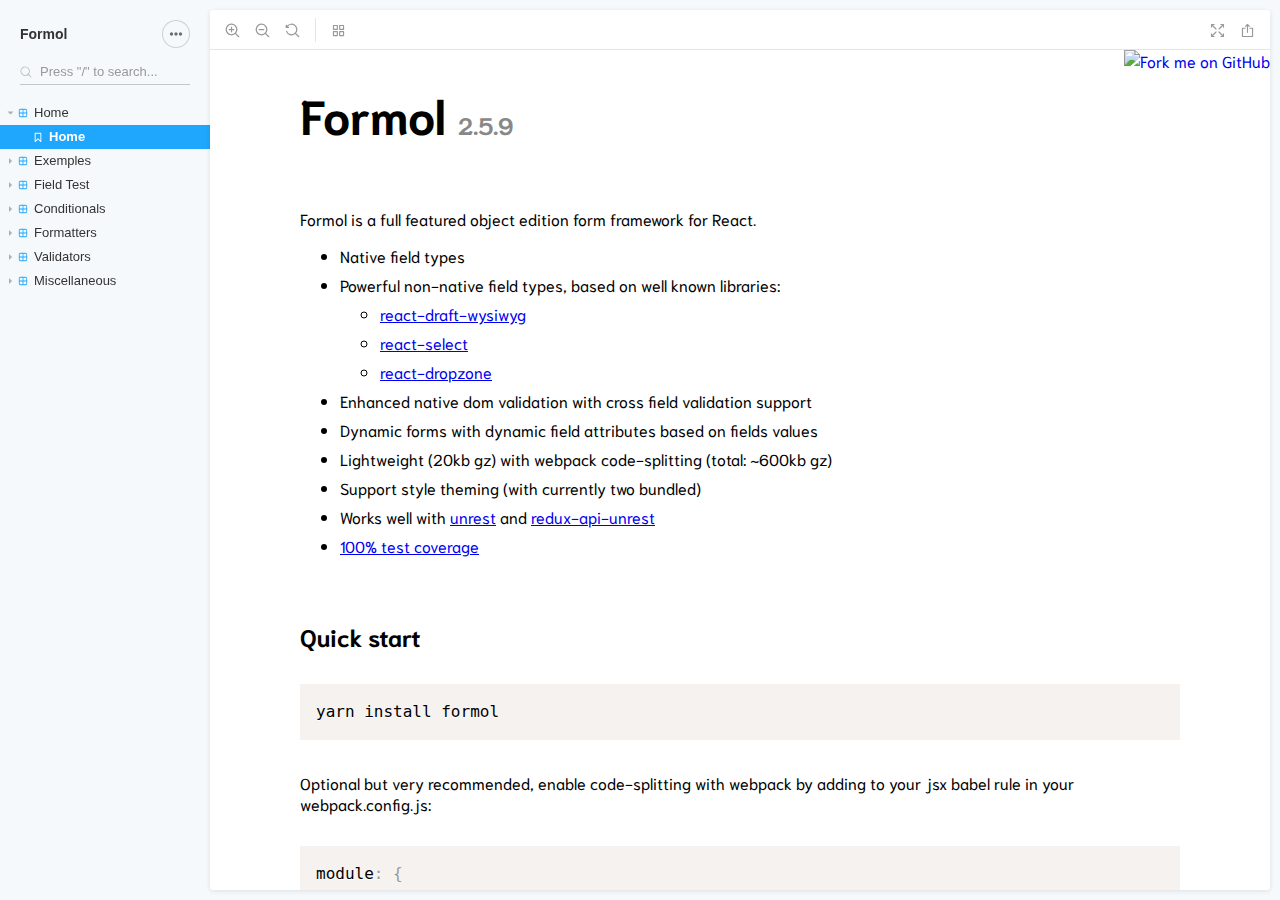
<file: index.html>
<!doctype html><html><head><meta charset="utf-8"><title>Storybook</title><meta name="viewport" content="width=device-width,initial-scale=1"><style>html, body {
    overflow: hidden;
    height: 100%;
    width: 100%;
    margin: 0;
    padding: 0;
  }</style><script>/* globals window */
  /* eslint-disable no-underscore-dangle */
  try {
    if (window.parent !== window) {
      window.__REACT_DEVTOOLS_GLOBAL_HOOK__ = window.parent.__REACT_DEVTOOLS_GLOBAL_HOOK__;
      window.__VUE_DEVTOOLS_GLOBAL_HOOK__ = window.parent.__VUE_DEVTOOLS_GLOBAL_HOOK__;
    }
  } catch (e) {
    // eslint-disable-next-line no-console
    console.warn('unable to connect to parent frame for connecting dev tools');
  }</script></head><body><div id="root"></div><script src="runtime~main.6ac4c33d73ae9704bbb9.bundle.js"></script><script src="vendors~main.56ddbe4cac7076ef8144.bundle.js"></script><script src="main.360c58403ccfef93091a.bundle.js"></script></body></html>
</file>
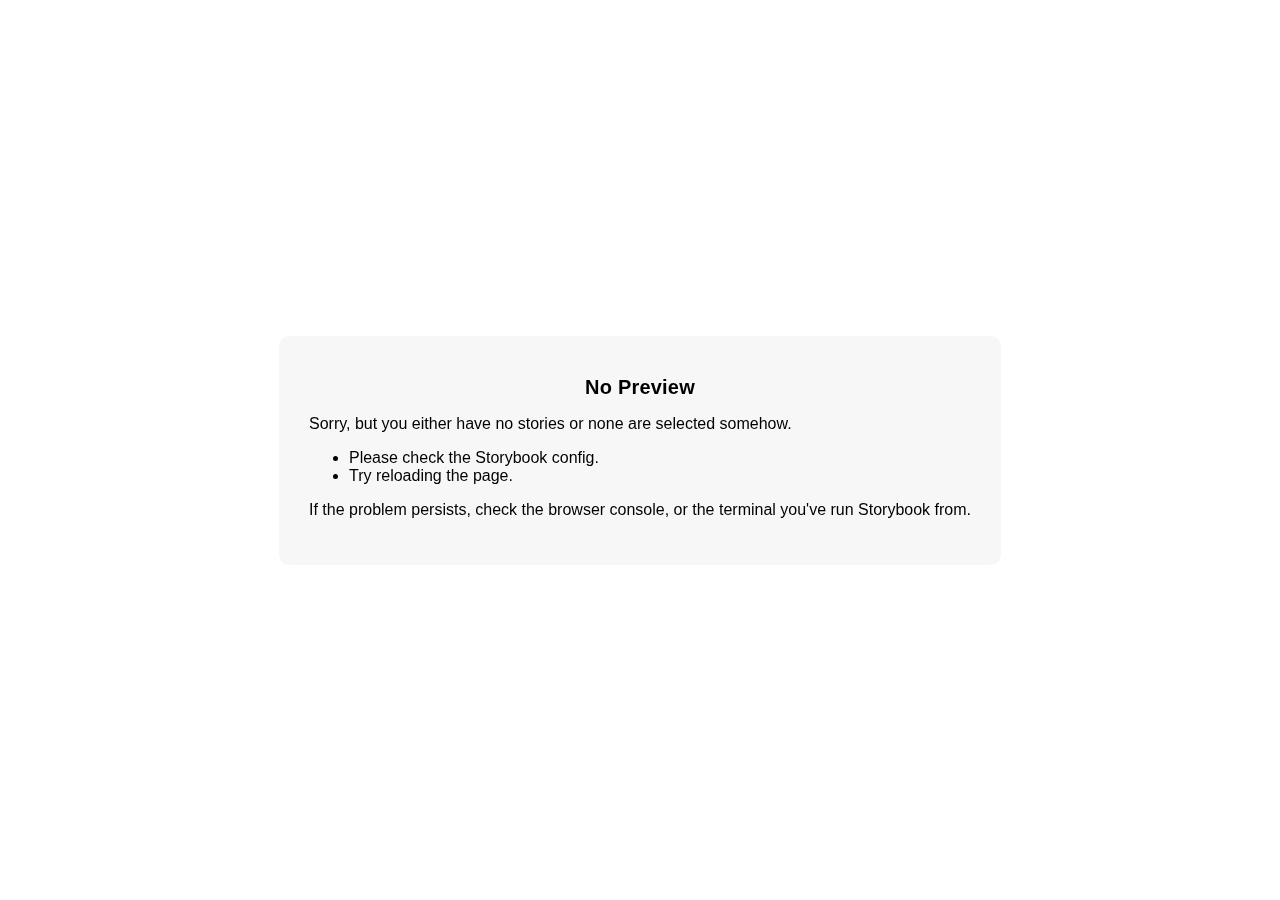
<file: iframe.html>
<!doctype html><html><head><meta charset="utf-8"><title>Storybook</title><meta name="viewport" content="width=device-width,initial-scale=1"><base target="_parent"><style>:not(.sb-show-main) > .sb-main,
  :not(.sb-show-nopreview) > .sb-nopreview,
  :not(.sb-show-errordisplay) > .sb-errordisplay {
    display: none;
  }

  .sb-wrapper {
    position: fixed;
    top: 0;
    bottom: 0;
    left: 0;
    right: 0;
    padding: 20px;
    font-family: -apple-system, ".SFNSText-Regular", "San Francisco", Roboto, "Segoe UI", "Helvetica Neue", "Lucida Grande", sans-serif;
    -webkit-font-smoothing: antialiased;
  }

  .sb-heading {
    font-size: 20px;
    font-weight: 600;
    letter-spacing: 0.2px;
    margin: 10px 0;
  }

  .sb-nopreview {
    display: flex;
    align-content: center;
    justify-content: center;
  }

  .sb-nopreview_main {
    margin: auto;
    padding: 30px;
    border-radius: 10px;
    background: rgba(0,0,0,0.03);
  }

  .sb-nopreview_heading {
    text-align: center;
  }

  .sb-errordisplay {
    background-color: rgb(187, 49, 49);
    color: #FFF;
  }

  .sb-errordisplay_code {
    font-size: 14px;
    width: 100vw;
    overflow: auto;
  }</style><script>/* globals window */
  /* eslint-disable no-underscore-dangle */
  try {
    if (window.parent !== window) {
      window.__REACT_DEVTOOLS_GLOBAL_HOOK__ = window.parent.__REACT_DEVTOOLS_GLOBAL_HOOK__;
      window.__VUE_DEVTOOLS_GLOBAL_HOOK__ = window.parent.__VUE_DEVTOOLS_GLOBAL_HOOK__;
    }
  } catch (e) {
    // eslint-disable-next-line no-console
    console.warn('unable to connect to parent frame for connecting dev tools');
  }</script><script>window.addEventListener('DOMContentLoaded', function() {
    var baseUrl = location.href.split('iframe.html')[0]
    window.themes = Array.prototype.slice
      .call(document.querySelectorAll('head > link'))
      .filter(link => link.href.endsWith('.css'))
      .reduce(function(themes, link) {
        var name = link.href.replace(baseUrl, '')
        if (name === 'default.css') {
          link.setAttribute('id', 'current-theme')
          themes.push(name)
        } else if (name != 'main.css') {
          link.parentNode.removeChild(link)
          themes.push(name)
        }
        return themes
      }, [])
  })</script><link href="main.css" rel="stylesheet"><link href="clean.css" rel="stylesheet"><link href="default.css" rel="stylesheet"></head><body><div class="sb-nopreview sb-wrapper"><div class="sb-nopreview_main"><h1 class="sb-nopreview_heading sb-heading">No Preview</h1><p>Sorry, but you either have no stories or none are selected somehow.</p><ul><li>Please check the Storybook config.</li><li>Try reloading the page.</li></ul><p>If the problem persists, check the browser console, or the terminal you've run Storybook from.</p></div></div><div class="sb-errordisplay sb-wrapper"><div id="error-message" class="sb-heading"></div><pre class="sb-errordisplay_code"><code id="error-stack"></code></pre></div><div id="root"></div><script src="runtime~main.d26e29e3381505e7c1ad.bundle.js"></script><script src="vendors~main.d26e29e3381505e7c1ad.bundle.js"></script><script src="main.d26e29e3381505e7c1ad.bundle.js"></script><script src="runtime~clean.d26e29e3381505e7c1ad.bundle.js"></script><script src="clean.d26e29e3381505e7c1ad.bundle.js"></script><script src="runtime~default.d26e29e3381505e7c1ad.bundle.js"></script><script src="default.d26e29e3381505e7c1ad.bundle.js"></script></body></html>
</file>
<file: main.css>
@import url(https://fonts.googleapis.com/css?family=Niramit);
.Home {
  font-family: 'Niramit', sans-serif;
  margin: 0 auto;
  max-width: 55em;
  padding: 0 1em; }
  .Home__hero {
    font-size: 3em; }
  .Home__version {
    font-size: 0.5em;
    color: #888; }
  .Home article {
    margin: 4em 0; }
  .Home ul li {
    margin: .5em 0; }
  .Home pre {
    margin: 2em 0 !important; }


/*# sourceMappingURL=main.css.map*/
</file>
<file: clean.css>
@charset "UTF-8";
.Formol_Field, .Formol_Field--type-checkbox-set .Formol_FieldSet__label, .Formol_Field--type-radio-set .Formol_FieldSet__label {
  color: rgba(52, 31, 151, 0.35);
  margin: 2em 0;
  max-width: 100%;
  width: fit-content;
  width: -moz-fit-content;
  width: -webkit-fit-content; }
  .Formol_Field .Formol_Field__label, .Formol_Field--type-checkbox-set .Formol_FieldSet__label .Formol_Field__label, .Formol_Field--type-radio-set .Formol_FieldSet__label .Formol_Field__label {
    border-color: rgba(52, 31, 151, 0.35); }
  .Formol_Field--required .Formol_Field__title::before {
    content: '* '; }
  .Formol_Field--readOnly.Formol_Field--required .Formol_Field__title::before {
    display: none; }
  .Formol_Field--readOnly .Formol_Field__title {
    font-size: 0.7em; }
  .Formol_Field--readOnly .Formol_InputField, .Formol_Field--readOnly .Formol_TextAreaField, .Formol_Field--readOnly .Formol_PasswordField__wrapper, .Formol_Field--readOnly .Formol_FileField, .Formol_Field--readOnly .Formol_HTMLField {
    background-color: transparent;
    border-color: transparent;
    color: #222f3e;
    margin: 0;
    padding: 0.75em 0; }
  .Formol_Field--readOnly .Formol_Field--type-date__element[type=date], .Formol_Field--readOnly .Formol_Field--type-time__element[type=date] {
    -moz-appearance: textfield;
    border: none;
    clip-path: inset(0 17px 0 0);
    outline: none;
    outline: 0; }
  .Formol_Field--disabled {
    opacity: .75; }
    .Formol_Field--disabled .Formol_Field__label, .Formol_Field--disabled .Formol_Field__label * {
      cursor: default; }
  .Formol_Field:hover, .Formol_Field--type-checkbox-set .Formol_FieldSet__label:hover, .Formol_Field--type-radio-set .Formol_FieldSet__label:hover {
    color: #222f3e; }
    .Formol_Field:hover .Formol_Field__label, .Formol_Field--type-checkbox-set .Formol_FieldSet__label:hover .Formol_Field__label, .Formol_Field--type-radio-set .Formol_FieldSet__label:hover .Formol_Field__label {
      border-color: #222f3e; }
  .Formol_Field--modified, .Formol_Field--modified:hover {
    color: #222f3e; }
    .Formol_Field--modified .Formol_Field__label, .Formol_Field--modified:hover .Formol_Field__label {
      border-color: #222f3e; }
  .Formol_Field--focus, .Formol_Field--focus:hover {
    color: #341f97; }
    .Formol_Field--focus .Formol_Field__label, .Formol_Field--focus:hover .Formol_Field__label {
      border-color: #341f97; }
    .Formol_Field--focus *:focus, .Formol_Field--focus:hover *:focus {
      outline: transparent; }
  .Formol_Field--error, .Formol_Field--error:hover {
    color: #e66767;
    box-shadow: none; }
    .Formol_Field--error .Formol_Field__label, .Formol_Field--error:hover .Formol_Field__label {
      border-color: #e66767; }
  .Formol_Field__label {
    color: inherit; }
  .Formol_Field__title {
    color: inherit;
    display: flex;
    font-size: 0.85em;
    transition: color .2s;
    width: 100%; }
    .Formol_Field__title > svg {
      margin-left: .5em;
      min-width: 1em; }
  .Formol_Field__element, .Formol_Field--type-calendar .Formol_CalendarField, .Formol_HTMLField, .Formol_Field--type-select-menu .Formol_SelectMenuField, .Formol_Field--type-checkbox .Formol_Field__label, .Formol_Field--type-radio .Formol_Field__label, .Formol_Field--type-checkbox-set .Formol_FieldSet__label, .Formol_Field--type-radio-set .Formol_FieldSet__label, .Formol_FileField, .Formol_PasswordField__wrapper, .Formol_SwitchButton input[type='checkbox'] + label {
    background-color: rgba(34, 47, 62, 0.01);
    border: solid 1px;
    border-color: inherit;
    border-radius: .15em;
    box-sizing: border-box;
    box-shadow: none;
    color: #222f3e;
    font: inherit;
    margin: .5em 0;
    max-width: 100%;
    padding: 0.75em;
    transition: border-color .2s; }
  .Formol_Field__unit {
    display: inline-block;
    margin-left: .75em; }
  .Formol_Field__error-text {
    font-size: 0.85em;
    font-style: italic; }
    .Formol_Field__error-text::before {
      background-color: currentColor;
      content: '';
      display: inline-block;
      height: 1px;
      margin-right: .5em;
      vertical-align: middle;
      width: 1em; }

.Formol_Formol {
  box-shadow: -1px 0 0 transparent;
  box-sizing: border-box;
  color: #222f3e;
  padding-left: 0;
  font-size: 1em;
  transition: box-shadow 250ms 250ms, opacity 500ms ease-in, padding 250ms; }
  .Formol_Formol--errors {
    box-shadow: -1px 0 0 #e66767;
    padding-left: 1em; }
  .Formol_Formol--loading {
    opacity: .5; }
  .Formol_Formol .Formol_Formol__submit, .Formol_Formol .Formol_Formol__cancel {
    cursor: pointer;
    font: inherit; }
    .Formol_Formol .Formol_Formol__submit:disabled, .Formol_Formol .Formol_Formol__cancel:disabled {
      cursor: not-allowed; }
  .Formol_Formol .Formol_Formol__submit {
    margin-right: 1.5em;
    margin-top: 2em; }
  .Formol_Formol .Formol_Formol__cancel {
    background: 0;
    border: 0;
    font-size: 0.85em;
    margin-bottom: 4em;
    padding: 0; }

.Formol_Inliner {
  margin: -1em 0; }
  .Formol_Inliner .Formol_Field, .Formol_Inliner .Formol_Field--type-checkbox-set .Formol_FieldSet__label, .Formol_Field--type-checkbox-set .Formol_Inliner .Formol_FieldSet__label, .Formol_Inliner .Formol_Field--type-radio-set .Formol_FieldSet__label, .Formol_Field--type-radio-set .Formol_Inliner .Formol_FieldSet__label {
    display: inline-block;
    margin: 1em 0;
    vertical-align: top; }
    .Formol_Inliner .Formol_Field:not(:last-of-type), .Formol_Inliner .Formol_Field--type-checkbox-set .Formol_FieldSet__label:not(:last-of-type), .Formol_Field--type-checkbox-set .Formol_Inliner .Formol_FieldSet__label:not(:last-of-type), .Formol_Inliner .Formol_Field--type-radio-set .Formol_FieldSet__label:not(:last-of-type), .Formol_Field--type-radio-set .Formol_Inliner .Formol_FieldSet__label:not(:last-of-type) {
      margin-right: 1em; }

.Formol_Field--type-calendar .Formol_CalendarField__field {
  border: 0;
  margin: 0;
  padding: 0; }

.Formol_Field--readOnly .Formol_CalendarField {
  background-color: transparent;
  border-color: transparent;
  color: #222f3e;
  margin: 0;
  padding: 0.75em 0; }

.Formol_HTMLField {
  cursor: text;
  padding: 0;
  position: relative;
  width: 50em; }
  .Formol_HTMLField__hidden-input {
    bottom: 0;
    height: 0;
    left: 0;
    margin: auto !important;
    opacity: 0;
    position: absolute;
    right: 0;
    width: 0;
    z-index: -1; }
  .Formol_HTMLField .rdw-editor-wrapper {
    border-color: inherit; }
  .Formol_HTMLField .rdw-editor-toolbar {
    border-bottom-color: inherit;
    margin-bottom: 0;
    opacity: 1;
    transition: padding .35s, opacity .35s;
    transition-delay: .65s; }
    .Formol_HTMLField .rdw-editor-toolbar > * {
      border-color: inherit;
      margin-top: 0;
      transition: margin .5s;
      transition-delay: .25s; }
  .Formol_HTMLField .rdw-editor-main .DraftEditor-root {
    margin: 0;
    max-height: 50vh;
    min-height: 8em;
    overflow: auto;
    padding: 0 .75em; }
    .Formol_HTMLField .rdw-editor-main .DraftEditor-root .public-DraftEditorPlaceholder-root {
      margin: 1em 0; }
    .Formol_HTMLField .rdw-editor-main .DraftEditor-root .public-DraftEditorPlaceholder-root, .Formol_HTMLField .rdw-editor-main .DraftEditor-root .DraftEditor-editorContainer {
      z-index: 0; }
  .Formol_HTMLField .rdw-option-wrapper:hover {
    border-color: #222f3e; }
  .Formol_HTMLField .rdw-option-active {
    border-color: inherit; }
  .Formol_HTMLField img {
    max-width: 100%; }

.Formol_Field--type-html:not(.Formol_Field--focus) .rdw-editor-toolbar {
  opacity: 0;
  padding: 0;
  position: relative;
  transition-delay: .65s;
  z-index: -1; }
  .Formol_Field--type-html:not(.Formol_Field--focus) .rdw-editor-toolbar > * {
    margin-top: -5em;
    transition-delay: 1s; }

.Formol_Field--readOnly .rdw-editor-main .DraftEditor-root {
  min-height: auto; }

.Formol_Field--type-select-menu {
  max-width: 100%;
  width: 25em; }
  .Formol_Field--type-select-menu .Formol_SelectMenuField {
    box-shadow: none;
    color: inherit;
    padding: 0;
    position: relative; }
    .Formol_Field--type-select-menu .Formol_SelectMenuField__hidden-input {
      bottom: 0;
      height: 0;
      left: 0;
      margin: auto !important;
      opacity: 0;
      position: absolute;
      right: 0;
      width: 0;
      z-index: -1; }
    .Formol_Field--type-select-menu .Formol_SelectMenuField__control {
      border: 0;
      box-shadow: none; }
    .Formol_Field--type-select-menu .Formol_SelectMenuField__menu {
      border: solid 1px #341f97;
      box-shadow: none; }

.Formol_Field--readOnly .Select-control {
  background-color: transparent;
  border-color: transparent;
  color: #222f3e;
  margin: 0;
  padding: 0.75em 0; }

.Formol_Field--readOnly .Select-value {
  padding: 0 !important; }

.Formol_Field--readOnly .Select.is-disabled > .Select-control {
  background-color: transparent; }

.Formol_Field--type-checkbox .Formol_Field__label, .Formol_Field--type-radio .Formol_Field__label, .Formol_Field--type-checkbox-set .Formol_FieldSet__label, .Formol_Field--type-radio-set .Formol_FieldSet__label {
  align-items: center;
  color: rgba(52, 31, 151, 0.35);
  cursor: pointer;
  display: inline-flex;
  transition: color .2s, border-color .2s; }
  .Formol_Field--type-checkbox .Formol_Field__label--on, .Formol_Field--type-checkbox .Formol_Field__label--on:hover, .Formol_Field--type-radio .Formol_Field__label--on, .Formol_Field--type-radio .Formol_Field__label--on:hover, .Formol_Field--type-checkbox-set .Formol_FieldSet__label--on, .Formol_Field--type-checkbox-set .Formol_FieldSet__label--on:hover, .Formol_Field--type-radio-set .Formol_FieldSet__label--on, .Formol_Field--type-radio-set .Formol_FieldSet__label--on:hover {
    color: #222f3e; }

.Formol_Field--type-checkbox .Formol_Field__title, .Formol_Field--type-radio .Formol_Field__title, .Formol_Field--type-checkbox-set .Formol_FieldSet__title, .Formol_Field--type-radio-set .Formol_FieldSet__title {
  font-size: 1em;
  margin-left: .5em;
  order: 1; }

.Formol_Field--type-checkbox-set .Formol_FieldSet, .Formol_Field--type-radio-set .Formol_FieldSet {
  border: 0;
  margin: .5em 0;
  padding: 0; }
  .Formol_Field--type-checkbox-set .Formol_FieldSet__label--focus, .Formol_Field--type-checkbox-set .Formol_FieldSet__label--focus:hover, .Formol_Field--type-radio-set .Formol_FieldSet__label--focus, .Formol_Field--type-radio-set .Formol_FieldSet__label--focus:hover {
    color: #341f97; }

.Formol_Field--type-checkbox-set .Formol_FieldSet .Formol_FieldSet__label, .Formol_Field--type-radio-set .Formol_FieldSet .Formol_FieldSet__label {
  margin: 0 calc(2em / 2) calc(2em / 2) 0; }

.Formol_BooleanField {
  margin: 0; }

.Formol_Field--type-checkbox.Formol_Field--readOnly .Formol_Field__label, .Formol_Field--type-radio.Formol_Field--readOnly .Formol_Field__label, .Formol_Field--type-checkbox-set.Formol_Field--readOnly .Formol_FieldSet__label, .Formol_Field--type-radio-set.Formol_Field--readOnly .Formol_FieldSet__label {
  display: none; }
  .Formol_Field--type-checkbox.Formol_Field--readOnly .Formol_Field__label--on, .Formol_Field--type-radio.Formol_Field--readOnly .Formol_Field__label--on, .Formol_Field--type-checkbox-set.Formol_Field--readOnly .Formol_FieldSet__label--on, .Formol_Field--type-radio-set.Formol_Field--readOnly .Formol_FieldSet__label--on {
    background-color: transparent;
    border-color: transparent;
    color: #222f3e;
    margin: 0;
    padding: 0.75em 0;
    display: inline-flex;
    margin: 0 calc(2em / 2) calc(2em / 2) 0; }

.Formol_Field--type-checkbox.Formol_Field--disabled .Formol_Field__label, .Formol_Field--type-radio.Formol_Field--disabled .Formol_Field__label, .Formol_Field--type-checkbox-set.Formol_Field--disabled .Formol_FieldSet__label, .Formol_Field--type-radio-set.Formol_Field--disabled .Formol_FieldSet__label {
  cursor: default; }

.Formol_Field--type-color .Formol_Field__element, .Formol_Field--type-color .Formol_Field--type-calendar .Formol_CalendarField, .Formol_Field--type-calendar .Formol_Field--type-color .Formol_CalendarField, .Formol_Field--type-color .Formol_HTMLField, .Formol_Field--type-color .Formol_Field--type-select-menu .Formol_SelectMenuField, .Formol_Field--type-select-menu .Formol_Field--type-color .Formol_SelectMenuField, .Formol_Field--type-color .Formol_Field--type-checkbox .Formol_Field__label, .Formol_Field--type-checkbox .Formol_Field--type-color .Formol_Field__label, .Formol_Field--type-color .Formol_Field--type-radio .Formol_Field__label, .Formol_Field--type-radio .Formol_Field--type-color .Formol_Field__label, .Formol_Field--type-color .Formol_Field--type-checkbox-set .Formol_FieldSet__label, .Formol_Field--type-checkbox-set .Formol_Field--type-color .Formol_FieldSet__label, .Formol_Field--type-color .Formol_Field--type-radio-set .Formol_FieldSet__label, .Formol_Field--type-radio-set .Formol_Field--type-color .Formol_FieldSet__label, .Formol_Field--type-color .Formol_FileField, .Formol_Field--type-color .Formol_PasswordField__wrapper, .Formol_Field--type-color .Formol_SwitchButton input[type='checkbox'] + label, .Formol_SwitchButton .Formol_Field--type-color input[type='checkbox'] + label {
  box-sizing: content-box;
  cursor: pointer;
  height: 1.5em;
  width: 1.5em; }

.Formol_Field--type-color.Formol_Field--disabled .Formol_Field__element, .Formol_Field--type-color.Formol_Field--disabled .Formol_Field--type-calendar .Formol_CalendarField, .Formol_Field--type-calendar .Formol_Field--type-color.Formol_Field--disabled .Formol_CalendarField, .Formol_Field--type-color.Formol_Field--disabled .Formol_HTMLField, .Formol_Field--type-color.Formol_Field--disabled .Formol_Field--type-select-menu .Formol_SelectMenuField, .Formol_Field--type-select-menu .Formol_Field--type-color.Formol_Field--disabled .Formol_SelectMenuField, .Formol_Field--type-color.Formol_Field--disabled .Formol_Field--type-checkbox .Formol_Field__label, .Formol_Field--type-checkbox .Formol_Field--type-color.Formol_Field--disabled .Formol_Field__label, .Formol_Field--type-color.Formol_Field--disabled .Formol_Field--type-radio .Formol_Field__label, .Formol_Field--type-radio .Formol_Field--type-color.Formol_Field--disabled .Formol_Field__label, .Formol_Field--type-color.Formol_Field--disabled .Formol_Field--type-checkbox-set .Formol_FieldSet__label, .Formol_Field--type-checkbox-set .Formol_Field--type-color.Formol_Field--disabled .Formol_FieldSet__label, .Formol_Field--type-color.Formol_Field--disabled .Formol_Field--type-radio-set .Formol_FieldSet__label, .Formol_Field--type-radio-set .Formol_Field--type-color.Formol_Field--disabled .Formol_FieldSet__label, .Formol_Field--type-color.Formol_Field--disabled .Formol_FileField, .Formol_Field--type-color.Formol_Field--disabled .Formol_PasswordField__wrapper, .Formol_Field--type-color.Formol_Field--disabled .Formol_SwitchButton input[type='checkbox'] + label, .Formol_SwitchButton .Formol_Field--type-color.Formol_Field--disabled input[type='checkbox'] + label {
  cursor: default; }

.Formol_Field--type-file {
  max-width: 100%;
  width: 50em; }

.Formol_FileField {
  border-style: dashed;
  color: inherit;
  padding: 0;
  position: relative;
  width: 100%; }
  .Formol_FileField__hidden-input {
    bottom: 0;
    height: 0;
    left: 0;
    margin: auto !important;
    opacity: 0;
    position: absolute;
    right: 0;
    width: 0;
    z-index: -1; }
  .Formol_FileField__dropzone > input[type="file"] {
    display: block !important;
    bottom: 0;
    height: 0;
    left: 0;
    margin: auto !important;
    opacity: 0;
    position: absolute;
    right: 0;
    width: 0;
    z-index: -1; }
  .Formol_FileField__placeholder {
    align-items: flex-start;
    cursor: pointer;
    display: flex;
    flex-wrap: wrap;
    transition: color .2s;
    width: 100%; }
    .Formol_FileField__placeholder > svg {
      display: block;
      font-size: 2em;
      margin: 1em auto .1em;
      width: 100%; }
    .Formol_FileField__placeholder > span {
      display: block;
      font-size: 0.85em;
      margin: 0 auto 3em; }
  .Formol_FileField__previews {
    align-items: flex-start;
    display: flex;
    flex-wrap: wrap; }
  .Formol_FileField__preview {
    border: solid 1px;
    margin: 1em;
    min-width: 8em;
    max-width: 10em;
    position: relative;
    color: #222f3e; }
    .Formol_FileField__preview img {
      max-width: 100%; }
    .Formol_FileField__preview-caption {
      box-sizing: border-box;
      border-top: solid 1px;
      font-size: 0.75em;
      padding: .5em; }
    .Formol_FileField__preview-name, .Formol_FileField__preview-size, .Formol_FileField__preview-type {
      display: block;
      margin: .25rem .5rem; }
    .Formol_FileField__preview-name {
      line-height: 1.5;
      max-height: calc(1em * 1.5);
      overflow: hidden;
      text-overflow: ellipsis;
      transition: max-height .25s;
      width: calc(100% - 1rem); }
      .Formol_FileField__preview-name:hover {
        max-height: 10em; }
    .Formol_FileField__preview--error {
      color: #e66767; }
  .Formol_FileField__close {
    border: solid 1px;
    cursor: pointer;
    font-size: 0;
    background-color: #fff;
    padding: 0;
    position: absolute;
    right: -1px;
    top: -1px;
    transition: background-color .25s; }
    .Formol_FileField__close svg {
      font-size: 1rem;
      margin: .5em; }
  .Formol_FileField__image-delete {
    min-height: 3em; }

.Formol_Field--readOnly .Formol_FileField__preview {
  margin-left: 0;
  margin-top: 0; }

.Formol_Field--readOnly.Formol_Field--type-number .Formol_Field__element[type=number], .Formol_Field--readOnly.Formol_Field--type-number .Formol_Field--type-calendar .Formol_CalendarField[type=number], .Formol_Field--type-calendar .Formol_Field--readOnly.Formol_Field--type-number .Formol_CalendarField[type=number], .Formol_Field--readOnly.Formol_Field--type-number .Formol_HTMLField[type=number], .Formol_Field--readOnly.Formol_Field--type-number .Formol_Field--type-select-menu .Formol_SelectMenuField[type=number], .Formol_Field--type-select-menu .Formol_Field--readOnly.Formol_Field--type-number .Formol_SelectMenuField[type=number], .Formol_Field--readOnly.Formol_Field--type-number .Formol_Field--type-checkbox .Formol_Field__label[type=number], .Formol_Field--type-checkbox .Formol_Field--readOnly.Formol_Field--type-number .Formol_Field__label[type=number], .Formol_Field--readOnly.Formol_Field--type-number .Formol_Field--type-radio .Formol_Field__label[type=number], .Formol_Field--type-radio .Formol_Field--readOnly.Formol_Field--type-number .Formol_Field__label[type=number], .Formol_Field--readOnly.Formol_Field--type-number .Formol_Field--type-checkbox-set .Formol_FieldSet__label[type=number], .Formol_Field--type-checkbox-set .Formol_Field--readOnly.Formol_Field--type-number .Formol_FieldSet__label[type=number], .Formol_Field--readOnly.Formol_Field--type-number .Formol_Field--type-radio-set .Formol_FieldSet__label[type=number], .Formol_Field--type-radio-set .Formol_Field--readOnly.Formol_Field--type-number .Formol_FieldSet__label[type=number], .Formol_Field--readOnly.Formol_Field--type-number .Formol_FileField[type=number], .Formol_Field--readOnly.Formol_Field--type-number .Formol_PasswordField__wrapper[type=number], .Formol_Field--readOnly.Formol_Field--type-number .Formol_SwitchButton input[type='checkbox'] + label[type=number], .Formol_SwitchButton .Formol_Field--readOnly.Formol_Field--type-number input[type='checkbox'] + label[type=number] {
  -moz-appearance: textfield; }

.Formol_PasswordField {
  width: calc(100% - 1.75em); }
  .Formol_PasswordField__wrapper {
    cursor: text;
    max-width: 100%;
    position: relative; }
    .Formol_PasswordField__wrapper .Formol_Field__element, .Formol_PasswordField__wrapper .Formol_Field--type-calendar .Formol_CalendarField, .Formol_Field--type-calendar .Formol_PasswordField__wrapper .Formol_CalendarField, .Formol_PasswordField__wrapper .Formol_HTMLField, .Formol_PasswordField__wrapper .Formol_Field--type-select-menu .Formol_SelectMenuField, .Formol_Field--type-select-menu .Formol_PasswordField__wrapper .Formol_SelectMenuField, .Formol_PasswordField__wrapper .Formol_Field--type-checkbox .Formol_Field__label, .Formol_Field--type-checkbox .Formol_PasswordField__wrapper .Formol_Field__label, .Formol_PasswordField__wrapper .Formol_Field--type-radio .Formol_Field__label, .Formol_Field--type-radio .Formol_PasswordField__wrapper .Formol_Field__label, .Formol_PasswordField__wrapper .Formol_Field--type-checkbox-set .Formol_FieldSet__label, .Formol_Field--type-checkbox-set .Formol_PasswordField__wrapper .Formol_FieldSet__label, .Formol_PasswordField__wrapper .Formol_Field--type-radio-set .Formol_FieldSet__label, .Formol_Field--type-radio-set .Formol_PasswordField__wrapper .Formol_FieldSet__label, .Formol_PasswordField__wrapper .Formol_FileField, .Formol_PasswordField__wrapper .Formol_PasswordField__wrapper, .Formol_PasswordField__wrapper .Formol_SwitchButton input[type='checkbox'] + label, .Formol_SwitchButton .Formol_PasswordField__wrapper input[type='checkbox'] + label {
      border: 0;
      margin: 0;
      padding: 0; }
  .Formol_PasswordField__eye {
    align-items: center;
    background-color: transparent;
    border: 0;
    cursor: pointer;
    display: flex;
    opacity: .75;
    padding: 0;
    position: absolute;
    right: .25em;
    transition: opacity .2s;
    transform: translateY(-50%);
    top: 50%;
    z-index: 2; }
    .Formol_PasswordField__eye svg {
      background-color: rgba(52, 31, 151, 0.35);
      border-radius: 100%;
      padding: .45em; }
    .Formol_PasswordField__eye:hover {
      opacity: 1; }

.Formol_PasswordStrengthField__description {
  font-size: 0.85em;
  margin: .35em 0;
  transition: color 250ms; }

.Formol_PasswordStrengthField__strength {
  height: .15em;
  transition: background-color 250ms, width 250ms; }

.Formol_PasswordStrengthField--score-0 .Formol_PasswordStrengthField__strength {
  background-color: rgba(52, 31, 151, 0.35);
  width: 10%; }

.Formol_PasswordStrengthField--score-0 .Formol_PasswordStrengthField__description {
  color: rgba(52, 31, 151, 0.35); }

.Formol_PasswordStrengthField--score-1 .Formol_PasswordStrengthField__strength {
  background-color: rgba(52, 31, 151, 0.35);
  width: 28%; }

.Formol_PasswordStrengthField--score-1 .Formol_PasswordStrengthField__description {
  color: rgba(52, 31, 151, 0.35); }

.Formol_PasswordStrengthField--score-2 .Formol_PasswordStrengthField__strength {
  background-color: #222f3e;
  width: 46%; }

.Formol_PasswordStrengthField--score-2 .Formol_PasswordStrengthField__description {
  color: #222f3e; }

.Formol_PasswordStrengthField--score-3 .Formol_PasswordStrengthField__strength {
  background-color: #222f3e;
  width: 64%; }

.Formol_PasswordStrengthField--score-3 .Formol_PasswordStrengthField__description {
  color: #222f3e; }

.Formol_PasswordStrengthField--score-4 .Formol_PasswordStrengthField__strength {
  background-color: #341f97;
  width: 82%; }

.Formol_PasswordStrengthField--score-4 .Formol_PasswordStrengthField__description {
  color: #341f97; }

.Formol_PasswordStrengthField--score-5 .Formol_PasswordStrengthField__strength {
  background-color: #341f97;
  width: 100%; }

.Formol_PasswordStrengthField--score-5 .Formol_PasswordStrengthField__description {
  color: #341f97; }

.Formol_Field--readOnly .Formol_PasswordStrengthField__strength, .Formol_Field--readOnly .Formol_PasswordStrengthField__description {
  display: none; }

.Formol_Preview {
  display: block;
  margin: 0 auto;
  max-height: 15em;
  max-width: 100%; }

.Formol_Field--type-range .Formol_Field--focus {
  color: #341f97; }

.Formol_Field--type-range .Formol_Field__element, .Formol_Field--type-range .Formol_Field--type-calendar .Formol_CalendarField, .Formol_Field--type-calendar .Formol_Field--type-range .Formol_CalendarField, .Formol_Field--type-range .Formol_HTMLField, .Formol_Field--type-range .Formol_Field--type-select-menu .Formol_SelectMenuField, .Formol_Field--type-select-menu .Formol_Field--type-range .Formol_SelectMenuField, .Formol_Field--type-range .Formol_Field--type-checkbox .Formol_Field__label, .Formol_Field--type-checkbox .Formol_Field--type-range .Formol_Field__label, .Formol_Field--type-range .Formol_Field--type-radio .Formol_Field__label, .Formol_Field--type-radio .Formol_Field--type-range .Formol_Field__label, .Formol_Field--type-range .Formol_Field--type-checkbox-set .Formol_FieldSet__label, .Formol_Field--type-checkbox-set .Formol_Field--type-range .Formol_FieldSet__label, .Formol_Field--type-range .Formol_Field--type-radio-set .Formol_FieldSet__label, .Formol_Field--type-radio-set .Formol_Field--type-range .Formol_FieldSet__label, .Formol_Field--type-range .Formol_FileField, .Formol_Field--type-range .Formol_PasswordField__wrapper, .Formol_Field--type-range .Formol_SwitchButton input[type='checkbox'] + label, .Formol_SwitchButton .Formol_Field--type-range input[type='checkbox'] + label {
  background-color: transparent;
  color: inherit; }

.Formol_RangeField {
  align-items: center;
  display: flex;
  margin: 2em 0 calc(2em + 1.5em); }
  .Formol_RangeField__range {
    border: 0;
    padding: 0; }
  .Formol_RangeField__value-wrapper {
    color: inherit;
    margin: 0 .5em;
    position: relative;
    transition: color .25s; }
  .Formol_RangeField__value {
    left: 0;
    text-align: center;
    top: 100%;
    width: 100%;
    position: absolute; }
  .Formol_RangeField__min, .Formol_RangeField__max {
    font-size: 0.8em; }

.Formol_Field--type-switch .Formol_Field__label > .Formol_Field__element, .Formol_Field--type-switch .Formol_Field--type-calendar .Formol_Field__label > .Formol_CalendarField, .Formol_Field--type-calendar .Formol_Field--type-switch .Formol_Field__label > .Formol_CalendarField, .Formol_Field--type-switch .Formol_Field__label > .Formol_HTMLField, .Formol_Field--type-switch .Formol_Field--type-select-menu .Formol_Field__label > .Formol_SelectMenuField, .Formol_Field--type-select-menu .Formol_Field--type-switch .Formol_Field__label > .Formol_SelectMenuField, .Formol_Field--type-switch .Formol_Field--type-checkbox .Formol_Field__label > .Formol_Field__label, .Formol_Field--type-checkbox .Formol_Field--type-switch .Formol_Field__label > .Formol_Field__label, .Formol_Field--type-switch .Formol_Field--type-radio .Formol_Field__label > .Formol_Field__label, .Formol_Field--type-radio .Formol_Field--type-switch .Formol_Field__label > .Formol_Field__label, .Formol_Field--type-switch .Formol_Field--type-checkbox-set .Formol_Field__label > .Formol_FieldSet__label, .Formol_Field--type-checkbox-set .Formol_Field--type-switch .Formol_Field__label > .Formol_FieldSet__label, .Formol_Field--type-switch .Formol_Field--type-radio-set .Formol_Field__label > .Formol_FieldSet__label, .Formol_Field--type-radio-set .Formol_Field--type-switch .Formol_Field__label > .Formol_FieldSet__label, .Formol_Field--type-switch .Formol_Field__label > .Formol_FileField, .Formol_Field--type-switch .Formol_Field__label > .Formol_PasswordField__wrapper, .Formol_Field--type-switch .Formol_SwitchButton .Formol_Field__label > input[type='checkbox'] + label, .Formol_SwitchButton .Formol_Field--type-switch .Formol_Field__label > input[type='checkbox'] + label {
  background-color: transparent;
  border: 0;
  color: inherit;
  margin: .75em 0;
  padding: 0; }

.Formol_Field--type-switch .Formol_Field__label--on {
  color: #222f3e; }
  .Formol_Field--type-switch .Formol_Field__label--on input[type='checkbox'] + label::after {
    color: #341f97; }

.Formol_Field--type-switch label {
  cursor: pointer;
  display: inline-block; }

.Formol_SwitchButton {
  position: relative;
  margin: 1em 0; }
  .Formol_SwitchButton input[type='checkbox'] + label {
    align-items: center;
    border-radius: 1em !important;
    color: inherit;
    display: inline-flex;
    flex-direction: row;
    height: 1.5em;
    margin: 0 .5em;
    padding: .25em;
    user-select: none;
    vertical-align: middle;
    width: 3em; }
    .Formol_SwitchButton input[type='checkbox'] + label::after {
      background-color: currentColor;
      border-radius: 1em;
      content: '';
      display: block;
      height: 1em;
      transition: all .4s;
      width: 1em; }
  .Formol_SwitchButton input[type='checkbox']:checked + label::after {
    margin-left: 1.4em; }
  .Formol_SwitchButton input[type='checkbox'] {
    bottom: 0;
    height: 0;
    left: 0;
    margin: auto !important;
    opacity: 0;
    position: absolute;
    right: 0;
    width: 0;
    z-index: -1; }

.Formol_Field--type-area .Formol_Field__element, .Formol_Field--type-area .Formol_Field--type-calendar .Formol_CalendarField, .Formol_Field--type-calendar .Formol_Field--type-area .Formol_CalendarField, .Formol_Field--type-area .Formol_HTMLField, .Formol_Field--type-area .Formol_Field--type-select-menu .Formol_SelectMenuField, .Formol_Field--type-select-menu .Formol_Field--type-area .Formol_SelectMenuField, .Formol_Field--type-area .Formol_Field--type-checkbox .Formol_Field__label, .Formol_Field--type-checkbox .Formol_Field--type-area .Formol_Field__label, .Formol_Field--type-area .Formol_Field--type-radio .Formol_Field__label, .Formol_Field--type-radio .Formol_Field--type-area .Formol_Field__label, .Formol_Field--type-area .Formol_Field--type-checkbox-set .Formol_FieldSet__label, .Formol_Field--type-checkbox-set .Formol_Field--type-area .Formol_FieldSet__label, .Formol_Field--type-area .Formol_Field--type-radio-set .Formol_FieldSet__label, .Formol_Field--type-radio-set .Formol_Field--type-area .Formol_FieldSet__label, .Formol_Field--type-area .Formol_FileField, .Formol_Field--type-area .Formol_PasswordField__wrapper, .Formol_Field--type-area .Formol_SwitchButton input[type='checkbox'] + label, .Formol_SwitchButton .Formol_Field--type-area input[type='checkbox'] + label {
  max-width: 100%;
  width: 50em; }

.Formol_Field:hover .Formol_Field__title::after, .Formol_Field--type-checkbox-set .Formol_FieldSet__label:hover .Formol_Field__title::after, .Formol_Field--type-radio-set .Formol_FieldSet__label:hover .Formol_Field__title::after, .Formol_Field--modified .Formol_Field__title::after, .Formol_Field--focus .Formol_Field__title::after, .Formol_Field--error .Formol_Field__title::after {
  opacity: 1; }

.Formol_Field__title::after {
  color: inherit;
  content: '•';
  display: inline-block;
  font-size: 1.75em;
  line-height: 0;
  margin-left: .25em;
  opacity: .15;
  transition: opacity .2s;
  vertical-align: middle; }

.Formol_Field__element, .Formol_Field--type-calendar .Formol_CalendarField, .Formol_HTMLField, .Formol_Field--type-select-menu .Formol_SelectMenuField, .Formol_Field--type-checkbox .Formol_Field__label, .Formol_Field--type-radio .Formol_Field__label, .Formol_Field--type-checkbox-set .Formol_FieldSet__label, .Formol_Field--type-radio-set .Formol_FieldSet__label, .Formol_FileField, .Formol_PasswordField__wrapper, .Formol_SwitchButton input[type='checkbox'] + label {
  border-width: 0;
  border-bottom-width: 2px;
  border-radius: 0;
  transition: background-color .2s, border-color .2s; }

.Formol_Formol {
  font-family: sans-serif; }

.Formol_Field--type-switch input[type='checkbox'] + label {
  border: solid 2px; }


/*# sourceMappingURL=clean.css.map*/
</file>
<file: default.css>
.Formol_Field, .Formol_Field--type-checkbox-set .Formol_FieldSet__label, .Formol_Field--type-radio-set .Formol_FieldSet__label {
  color: rgba(89, 98, 117, 0.65);
  margin: 1.5em 0;
  max-width: 100%;
  width: fit-content;
  width: -moz-fit-content;
  width: -webkit-fit-content; }
  .Formol_Field .Formol_Field__label, .Formol_Field--type-checkbox-set .Formol_FieldSet__label .Formol_Field__label, .Formol_Field--type-radio-set .Formol_FieldSet__label .Formol_Field__label {
    border-color: rgba(89, 98, 117, 0.65); }
  .Formol_Field--required .Formol_Field__title::before {
    content: '* '; }
  .Formol_Field--readOnly.Formol_Field--required .Formol_Field__title::before {
    display: none; }
  .Formol_Field--readOnly .Formol_Field__title {
    font-size: 0.7em; }
  .Formol_Field--readOnly .Formol_InputField, .Formol_Field--readOnly .Formol_TextAreaField, .Formol_Field--readOnly .Formol_PasswordField__wrapper, .Formol_Field--readOnly .Formol_FileField, .Formol_Field--readOnly .Formol_HTMLField {
    background-color: transparent;
    border-color: transparent;
    color: #596275;
    margin: 0;
    padding: 0.75em 0; }
  .Formol_Field--readOnly .Formol_Field--type-date__element[type=date], .Formol_Field--readOnly .Formol_Field--type-time__element[type=date] {
    -moz-appearance: textfield;
    border: none;
    clip-path: inset(0 17px 0 0);
    outline: none;
    outline: 0; }
  .Formol_Field--disabled {
    opacity: .75; }
    .Formol_Field--disabled .Formol_Field__label, .Formol_Field--disabled .Formol_Field__label * {
      cursor: default; }
  .Formol_Field:hover, .Formol_Field--type-checkbox-set .Formol_FieldSet__label:hover, .Formol_Field--type-radio-set .Formol_FieldSet__label:hover {
    color: #596275; }
    .Formol_Field:hover .Formol_Field__label, .Formol_Field--type-checkbox-set .Formol_FieldSet__label:hover .Formol_Field__label, .Formol_Field--type-radio-set .Formol_FieldSet__label:hover .Formol_Field__label {
      border-color: #596275; }
  .Formol_Field--modified, .Formol_Field--modified:hover {
    color: #596275; }
    .Formol_Field--modified .Formol_Field__label, .Formol_Field--modified:hover .Formol_Field__label {
      border-color: #596275; }
  .Formol_Field--focus, .Formol_Field--focus:hover {
    color: #546de5; }
    .Formol_Field--focus .Formol_Field__label, .Formol_Field--focus:hover .Formol_Field__label {
      border-color: #546de5; }
    .Formol_Field--focus *:focus, .Formol_Field--focus:hover *:focus {
      outline: transparent; }
  .Formol_Field--error, .Formol_Field--error:hover {
    color: #e66767;
    box-shadow: none; }
    .Formol_Field--error .Formol_Field__label, .Formol_Field--error:hover .Formol_Field__label {
      border-color: #e66767; }
  .Formol_Field__label {
    color: inherit; }
  .Formol_Field__title {
    color: inherit;
    display: flex;
    font-size: 0.85em;
    transition: color .2s;
    width: 100%; }
    .Formol_Field__title > svg {
      margin-left: .5em;
      min-width: 1em; }
  .Formol_Field__element, .Formol_Field--type-calendar .Formol_CalendarField, .Formol_HTMLField, .Formol_Field--type-select-menu .Formol_SelectMenuField, .Formol_Field--type-checkbox .Formol_Field__label, .Formol_Field--type-radio .Formol_Field__label, .Formol_Field--type-checkbox-set .Formol_FieldSet__label, .Formol_Field--type-radio-set .Formol_FieldSet__label, .Formol_FileField, .Formol_PasswordField__wrapper, .Formol_SwitchButton input[type='checkbox'] + label {
    background-color: transparent;
    border: solid 1px;
    border-color: inherit;
    border-radius: .15em;
    box-sizing: border-box;
    box-shadow: none;
    color: #596275;
    font: inherit;
    margin: .5em 0;
    max-width: 100%;
    padding: 0.75em;
    transition: border-color .2s; }
  .Formol_Field__unit {
    display: inline-block;
    margin-left: .75em; }
  .Formol_Field__error-text {
    font-size: 0.85em;
    font-style: italic; }
    .Formol_Field__error-text::before {
      background-color: currentColor;
      content: '';
      display: inline-block;
      height: 1px;
      margin-right: .5em;
      vertical-align: middle;
      width: 1em; }

.Formol_Formol {
  box-shadow: -1px 0 0 transparent;
  box-sizing: border-box;
  color: #596275;
  padding-left: 0;
  font-size: 1em;
  transition: box-shadow 250ms 250ms, opacity 500ms ease-in, padding 250ms; }
  .Formol_Formol--errors {
    box-shadow: -1px 0 0 #e66767;
    padding-left: 1em; }
  .Formol_Formol--loading {
    opacity: .5; }
  .Formol_Formol .Formol_Formol__submit, .Formol_Formol .Formol_Formol__cancel {
    cursor: pointer;
    font: inherit; }
    .Formol_Formol .Formol_Formol__submit:disabled, .Formol_Formol .Formol_Formol__cancel:disabled {
      cursor: not-allowed; }
  .Formol_Formol .Formol_Formol__submit {
    margin-right: 1.5em;
    margin-top: 2em; }
  .Formol_Formol .Formol_Formol__cancel {
    background: 0;
    border: 0;
    font-size: 0.85em;
    margin-bottom: 3em;
    padding: 0; }

.Formol_Inliner {
  margin: -0.75em 0; }
  .Formol_Inliner .Formol_Field, .Formol_Inliner .Formol_Field--type-checkbox-set .Formol_FieldSet__label, .Formol_Field--type-checkbox-set .Formol_Inliner .Formol_FieldSet__label, .Formol_Inliner .Formol_Field--type-radio-set .Formol_FieldSet__label, .Formol_Field--type-radio-set .Formol_Inliner .Formol_FieldSet__label {
    display: inline-block;
    margin: 0.75em 0;
    vertical-align: top; }
    .Formol_Inliner .Formol_Field:not(:last-of-type), .Formol_Inliner .Formol_Field--type-checkbox-set .Formol_FieldSet__label:not(:last-of-type), .Formol_Field--type-checkbox-set .Formol_Inliner .Formol_FieldSet__label:not(:last-of-type), .Formol_Inliner .Formol_Field--type-radio-set .Formol_FieldSet__label:not(:last-of-type), .Formol_Field--type-radio-set .Formol_Inliner .Formol_FieldSet__label:not(:last-of-type) {
      margin-right: 1em; }

.Formol_Field--type-calendar .Formol_CalendarField__field {
  border: 0;
  margin: 0;
  padding: 0; }

.Formol_Field--readOnly .Formol_CalendarField {
  background-color: transparent;
  border-color: transparent;
  color: #596275;
  margin: 0;
  padding: 0.75em 0; }

.Formol_HTMLField {
  cursor: text;
  padding: 0;
  position: relative;
  width: 50em; }
  .Formol_HTMLField__hidden-input {
    bottom: 0;
    height: 0;
    left: 0;
    margin: auto !important;
    opacity: 0;
    position: absolute;
    right: 0;
    width: 0;
    z-index: -1; }
  .Formol_HTMLField .rdw-editor-wrapper {
    border-color: inherit; }
  .Formol_HTMLField .rdw-editor-toolbar {
    border-bottom-color: inherit;
    margin-bottom: 0;
    opacity: 1;
    transition: padding .35s, opacity .35s;
    transition-delay: .65s; }
    .Formol_HTMLField .rdw-editor-toolbar > * {
      border-color: inherit;
      margin-top: 0;
      transition: margin .5s;
      transition-delay: .25s; }
  .Formol_HTMLField .rdw-editor-main .DraftEditor-root {
    margin: 0;
    max-height: 50vh;
    min-height: 8em;
    overflow: auto;
    padding: 0 .75em; }
    .Formol_HTMLField .rdw-editor-main .DraftEditor-root .public-DraftEditorPlaceholder-root {
      margin: 1em 0; }
    .Formol_HTMLField .rdw-editor-main .DraftEditor-root .public-DraftEditorPlaceholder-root, .Formol_HTMLField .rdw-editor-main .DraftEditor-root .DraftEditor-editorContainer {
      z-index: 0; }
  .Formol_HTMLField .rdw-option-wrapper:hover {
    border-color: #596275; }
  .Formol_HTMLField .rdw-option-active {
    border-color: inherit; }
  .Formol_HTMLField img {
    max-width: 100%; }

.Formol_Field--type-html:not(.Formol_Field--focus) .rdw-editor-toolbar {
  opacity: 0;
  padding: 0;
  position: relative;
  transition-delay: .65s;
  z-index: -1; }
  .Formol_Field--type-html:not(.Formol_Field--focus) .rdw-editor-toolbar > * {
    margin-top: -5em;
    transition-delay: 1s; }

.Formol_Field--readOnly .rdw-editor-main .DraftEditor-root {
  min-height: auto; }

.Formol_Field--type-select-menu {
  max-width: 100%;
  width: 25em; }
  .Formol_Field--type-select-menu .Formol_SelectMenuField {
    box-shadow: none;
    color: inherit;
    padding: 0;
    position: relative; }
    .Formol_Field--type-select-menu .Formol_SelectMenuField__hidden-input {
      bottom: 0;
      height: 0;
      left: 0;
      margin: auto !important;
      opacity: 0;
      position: absolute;
      right: 0;
      width: 0;
      z-index: -1; }
    .Formol_Field--type-select-menu .Formol_SelectMenuField__control {
      border: 0;
      box-shadow: none; }
    .Formol_Field--type-select-menu .Formol_SelectMenuField__menu {
      border: solid 1px #546de5;
      box-shadow: none; }

.Formol_Field--readOnly .Select-control {
  background-color: transparent;
  border-color: transparent;
  color: #596275;
  margin: 0;
  padding: 0.75em 0; }

.Formol_Field--readOnly .Select-value {
  padding: 0 !important; }

.Formol_Field--readOnly .Select.is-disabled > .Select-control {
  background-color: transparent; }

.Formol_Field--type-checkbox .Formol_Field__label, .Formol_Field--type-radio .Formol_Field__label, .Formol_Field--type-checkbox-set .Formol_FieldSet__label, .Formol_Field--type-radio-set .Formol_FieldSet__label {
  align-items: center;
  color: rgba(89, 98, 117, 0.65);
  cursor: pointer;
  display: inline-flex;
  transition: color .2s, border-color .2s; }
  .Formol_Field--type-checkbox .Formol_Field__label--on, .Formol_Field--type-checkbox .Formol_Field__label--on:hover, .Formol_Field--type-radio .Formol_Field__label--on, .Formol_Field--type-radio .Formol_Field__label--on:hover, .Formol_Field--type-checkbox-set .Formol_FieldSet__label--on, .Formol_Field--type-checkbox-set .Formol_FieldSet__label--on:hover, .Formol_Field--type-radio-set .Formol_FieldSet__label--on, .Formol_Field--type-radio-set .Formol_FieldSet__label--on:hover {
    color: #596275; }

.Formol_Field--type-checkbox .Formol_Field__title, .Formol_Field--type-radio .Formol_Field__title, .Formol_Field--type-checkbox-set .Formol_FieldSet__title, .Formol_Field--type-radio-set .Formol_FieldSet__title {
  font-size: 1em;
  margin-left: .5em;
  order: 1; }

.Formol_Field--type-checkbox-set .Formol_FieldSet, .Formol_Field--type-radio-set .Formol_FieldSet {
  border: 0;
  margin: .5em 0;
  padding: 0; }
  .Formol_Field--type-checkbox-set .Formol_FieldSet__label--focus, .Formol_Field--type-checkbox-set .Formol_FieldSet__label--focus:hover, .Formol_Field--type-radio-set .Formol_FieldSet__label--focus, .Formol_Field--type-radio-set .Formol_FieldSet__label--focus:hover {
    color: #546de5; }

.Formol_Field--type-checkbox-set .Formol_FieldSet .Formol_FieldSet__label, .Formol_Field--type-radio-set .Formol_FieldSet .Formol_FieldSet__label {
  margin: 0 calc(1.5em / 2) calc(1.5em / 2) 0; }

.Formol_BooleanField {
  margin: 0; }

.Formol_Field--type-checkbox.Formol_Field--readOnly .Formol_Field__label, .Formol_Field--type-radio.Formol_Field--readOnly .Formol_Field__label, .Formol_Field--type-checkbox-set.Formol_Field--readOnly .Formol_FieldSet__label, .Formol_Field--type-radio-set.Formol_Field--readOnly .Formol_FieldSet__label {
  display: none; }
  .Formol_Field--type-checkbox.Formol_Field--readOnly .Formol_Field__label--on, .Formol_Field--type-radio.Formol_Field--readOnly .Formol_Field__label--on, .Formol_Field--type-checkbox-set.Formol_Field--readOnly .Formol_FieldSet__label--on, .Formol_Field--type-radio-set.Formol_Field--readOnly .Formol_FieldSet__label--on {
    background-color: transparent;
    border-color: transparent;
    color: #596275;
    margin: 0;
    padding: 0.75em 0;
    display: inline-flex;
    margin: 0 calc(1.5em / 2) calc(1.5em / 2) 0; }

.Formol_Field--type-checkbox.Formol_Field--disabled .Formol_Field__label, .Formol_Field--type-radio.Formol_Field--disabled .Formol_Field__label, .Formol_Field--type-checkbox-set.Formol_Field--disabled .Formol_FieldSet__label, .Formol_Field--type-radio-set.Formol_Field--disabled .Formol_FieldSet__label {
  cursor: default; }

.Formol_Field--type-color .Formol_Field__element, .Formol_Field--type-color .Formol_Field--type-calendar .Formol_CalendarField, .Formol_Field--type-calendar .Formol_Field--type-color .Formol_CalendarField, .Formol_Field--type-color .Formol_HTMLField, .Formol_Field--type-color .Formol_Field--type-select-menu .Formol_SelectMenuField, .Formol_Field--type-select-menu .Formol_Field--type-color .Formol_SelectMenuField, .Formol_Field--type-color .Formol_Field--type-checkbox .Formol_Field__label, .Formol_Field--type-checkbox .Formol_Field--type-color .Formol_Field__label, .Formol_Field--type-color .Formol_Field--type-radio .Formol_Field__label, .Formol_Field--type-radio .Formol_Field--type-color .Formol_Field__label, .Formol_Field--type-color .Formol_Field--type-checkbox-set .Formol_FieldSet__label, .Formol_Field--type-checkbox-set .Formol_Field--type-color .Formol_FieldSet__label, .Formol_Field--type-color .Formol_Field--type-radio-set .Formol_FieldSet__label, .Formol_Field--type-radio-set .Formol_Field--type-color .Formol_FieldSet__label, .Formol_Field--type-color .Formol_FileField, .Formol_Field--type-color .Formol_PasswordField__wrapper, .Formol_Field--type-color .Formol_SwitchButton input[type='checkbox'] + label, .Formol_SwitchButton .Formol_Field--type-color input[type='checkbox'] + label {
  box-sizing: content-box;
  cursor: pointer;
  height: 1.5em;
  width: 1.5em; }

.Formol_Field--type-color.Formol_Field--disabled .Formol_Field__element, .Formol_Field--type-color.Formol_Field--disabled .Formol_Field--type-calendar .Formol_CalendarField, .Formol_Field--type-calendar .Formol_Field--type-color.Formol_Field--disabled .Formol_CalendarField, .Formol_Field--type-color.Formol_Field--disabled .Formol_HTMLField, .Formol_Field--type-color.Formol_Field--disabled .Formol_Field--type-select-menu .Formol_SelectMenuField, .Formol_Field--type-select-menu .Formol_Field--type-color.Formol_Field--disabled .Formol_SelectMenuField, .Formol_Field--type-color.Formol_Field--disabled .Formol_Field--type-checkbox .Formol_Field__label, .Formol_Field--type-checkbox .Formol_Field--type-color.Formol_Field--disabled .Formol_Field__label, .Formol_Field--type-color.Formol_Field--disabled .Formol_Field--type-radio .Formol_Field__label, .Formol_Field--type-radio .Formol_Field--type-color.Formol_Field--disabled .Formol_Field__label, .Formol_Field--type-color.Formol_Field--disabled .Formol_Field--type-checkbox-set .Formol_FieldSet__label, .Formol_Field--type-checkbox-set .Formol_Field--type-color.Formol_Field--disabled .Formol_FieldSet__label, .Formol_Field--type-color.Formol_Field--disabled .Formol_Field--type-radio-set .Formol_FieldSet__label, .Formol_Field--type-radio-set .Formol_Field--type-color.Formol_Field--disabled .Formol_FieldSet__label, .Formol_Field--type-color.Formol_Field--disabled .Formol_FileField, .Formol_Field--type-color.Formol_Field--disabled .Formol_PasswordField__wrapper, .Formol_Field--type-color.Formol_Field--disabled .Formol_SwitchButton input[type='checkbox'] + label, .Formol_SwitchButton .Formol_Field--type-color.Formol_Field--disabled input[type='checkbox'] + label {
  cursor: default; }

.Formol_Field--type-file {
  max-width: 100%;
  width: 50em; }

.Formol_FileField {
  border-style: dashed;
  color: inherit;
  padding: 0;
  position: relative;
  width: 100%; }
  .Formol_FileField__hidden-input {
    bottom: 0;
    height: 0;
    left: 0;
    margin: auto !important;
    opacity: 0;
    position: absolute;
    right: 0;
    width: 0;
    z-index: -1; }
  .Formol_FileField__dropzone > input[type="file"] {
    display: block !important;
    bottom: 0;
    height: 0;
    left: 0;
    margin: auto !important;
    opacity: 0;
    position: absolute;
    right: 0;
    width: 0;
    z-index: -1; }
  .Formol_FileField__placeholder {
    align-items: flex-start;
    cursor: pointer;
    display: flex;
    flex-wrap: wrap;
    transition: color .2s;
    width: 100%; }
    .Formol_FileField__placeholder > svg {
      display: block;
      font-size: 2em;
      margin: 1em auto .1em;
      width: 100%; }
    .Formol_FileField__placeholder > span {
      display: block;
      font-size: 0.85em;
      margin: 0 auto 3em; }
  .Formol_FileField__previews {
    align-items: flex-start;
    display: flex;
    flex-wrap: wrap; }
  .Formol_FileField__preview {
    border: solid 1px;
    margin: 1em;
    min-width: 8em;
    max-width: 10em;
    position: relative;
    color: #596275; }
    .Formol_FileField__preview img {
      max-width: 100%; }
    .Formol_FileField__preview-caption {
      box-sizing: border-box;
      border-top: solid 1px;
      font-size: 0.75em;
      padding: .5em; }
    .Formol_FileField__preview-name, .Formol_FileField__preview-size, .Formol_FileField__preview-type {
      display: block;
      margin: .25rem .5rem; }
    .Formol_FileField__preview-name {
      line-height: 1.5;
      max-height: calc(1em * 1.5);
      overflow: hidden;
      text-overflow: ellipsis;
      transition: max-height .25s;
      width: calc(100% - 1rem); }
      .Formol_FileField__preview-name:hover {
        max-height: 10em; }
    .Formol_FileField__preview--error {
      color: #e66767; }
  .Formol_FileField__close {
    border: solid 1px;
    cursor: pointer;
    font-size: 0;
    background-color: #fff;
    padding: 0;
    position: absolute;
    right: -1px;
    top: -1px;
    transition: background-color .25s; }
    .Formol_FileField__close svg {
      font-size: 1rem;
      margin: .5em; }
  .Formol_FileField__image-delete {
    min-height: 3em; }

.Formol_Field--readOnly .Formol_FileField__preview {
  margin-left: 0;
  margin-top: 0; }

.Formol_Field--readOnly.Formol_Field--type-number .Formol_Field__element[type=number], .Formol_Field--readOnly.Formol_Field--type-number .Formol_Field--type-calendar .Formol_CalendarField[type=number], .Formol_Field--type-calendar .Formol_Field--readOnly.Formol_Field--type-number .Formol_CalendarField[type=number], .Formol_Field--readOnly.Formol_Field--type-number .Formol_HTMLField[type=number], .Formol_Field--readOnly.Formol_Field--type-number .Formol_Field--type-select-menu .Formol_SelectMenuField[type=number], .Formol_Field--type-select-menu .Formol_Field--readOnly.Formol_Field--type-number .Formol_SelectMenuField[type=number], .Formol_Field--readOnly.Formol_Field--type-number .Formol_Field--type-checkbox .Formol_Field__label[type=number], .Formol_Field--type-checkbox .Formol_Field--readOnly.Formol_Field--type-number .Formol_Field__label[type=number], .Formol_Field--readOnly.Formol_Field--type-number .Formol_Field--type-radio .Formol_Field__label[type=number], .Formol_Field--type-radio .Formol_Field--readOnly.Formol_Field--type-number .Formol_Field__label[type=number], .Formol_Field--readOnly.Formol_Field--type-number .Formol_Field--type-checkbox-set .Formol_FieldSet__label[type=number], .Formol_Field--type-checkbox-set .Formol_Field--readOnly.Formol_Field--type-number .Formol_FieldSet__label[type=number], .Formol_Field--readOnly.Formol_Field--type-number .Formol_Field--type-radio-set .Formol_FieldSet__label[type=number], .Formol_Field--type-radio-set .Formol_Field--readOnly.Formol_Field--type-number .Formol_FieldSet__label[type=number], .Formol_Field--readOnly.Formol_Field--type-number .Formol_FileField[type=number], .Formol_Field--readOnly.Formol_Field--type-number .Formol_PasswordField__wrapper[type=number], .Formol_Field--readOnly.Formol_Field--type-number .Formol_SwitchButton input[type='checkbox'] + label[type=number], .Formol_SwitchButton .Formol_Field--readOnly.Formol_Field--type-number input[type='checkbox'] + label[type=number] {
  -moz-appearance: textfield; }

.Formol_PasswordField {
  width: calc(100% - 1.75em); }
  .Formol_PasswordField__wrapper {
    cursor: text;
    max-width: 100%;
    position: relative; }
    .Formol_PasswordField__wrapper .Formol_Field__element, .Formol_PasswordField__wrapper .Formol_Field--type-calendar .Formol_CalendarField, .Formol_Field--type-calendar .Formol_PasswordField__wrapper .Formol_CalendarField, .Formol_PasswordField__wrapper .Formol_HTMLField, .Formol_PasswordField__wrapper .Formol_Field--type-select-menu .Formol_SelectMenuField, .Formol_Field--type-select-menu .Formol_PasswordField__wrapper .Formol_SelectMenuField, .Formol_PasswordField__wrapper .Formol_Field--type-checkbox .Formol_Field__label, .Formol_Field--type-checkbox .Formol_PasswordField__wrapper .Formol_Field__label, .Formol_PasswordField__wrapper .Formol_Field--type-radio .Formol_Field__label, .Formol_Field--type-radio .Formol_PasswordField__wrapper .Formol_Field__label, .Formol_PasswordField__wrapper .Formol_Field--type-checkbox-set .Formol_FieldSet__label, .Formol_Field--type-checkbox-set .Formol_PasswordField__wrapper .Formol_FieldSet__label, .Formol_PasswordField__wrapper .Formol_Field--type-radio-set .Formol_FieldSet__label, .Formol_Field--type-radio-set .Formol_PasswordField__wrapper .Formol_FieldSet__label, .Formol_PasswordField__wrapper .Formol_FileField, .Formol_PasswordField__wrapper .Formol_PasswordField__wrapper, .Formol_PasswordField__wrapper .Formol_SwitchButton input[type='checkbox'] + label, .Formol_SwitchButton .Formol_PasswordField__wrapper input[type='checkbox'] + label {
      border: 0;
      margin: 0;
      padding: 0; }
  .Formol_PasswordField__eye {
    align-items: center;
    background-color: transparent;
    border: 0;
    cursor: pointer;
    display: flex;
    opacity: .75;
    padding: 0;
    position: absolute;
    right: .25em;
    transition: opacity .2s;
    transform: translateY(-50%);
    top: 50%;
    z-index: 2; }
    .Formol_PasswordField__eye svg {
      background-color: rgba(89, 98, 117, 0.65);
      border-radius: 100%;
      padding: .45em; }
    .Formol_PasswordField__eye:hover {
      opacity: 1; }

.Formol_PasswordStrengthField__description {
  font-size: 0.85em;
  margin: .35em 0;
  transition: color 250ms; }

.Formol_PasswordStrengthField__strength {
  height: .15em;
  transition: background-color 250ms, width 250ms; }

.Formol_PasswordStrengthField--score-0 .Formol_PasswordStrengthField__strength {
  background-color: rgba(89, 98, 117, 0.65);
  width: 10%; }

.Formol_PasswordStrengthField--score-0 .Formol_PasswordStrengthField__description {
  color: rgba(89, 98, 117, 0.65); }

.Formol_PasswordStrengthField--score-1 .Formol_PasswordStrengthField__strength {
  background-color: rgba(89, 98, 117, 0.65);
  width: 28%; }

.Formol_PasswordStrengthField--score-1 .Formol_PasswordStrengthField__description {
  color: rgba(89, 98, 117, 0.65); }

.Formol_PasswordStrengthField--score-2 .Formol_PasswordStrengthField__strength {
  background-color: #596275;
  width: 46%; }

.Formol_PasswordStrengthField--score-2 .Formol_PasswordStrengthField__description {
  color: #596275; }

.Formol_PasswordStrengthField--score-3 .Formol_PasswordStrengthField__strength {
  background-color: #596275;
  width: 64%; }

.Formol_PasswordStrengthField--score-3 .Formol_PasswordStrengthField__description {
  color: #596275; }

.Formol_PasswordStrengthField--score-4 .Formol_PasswordStrengthField__strength {
  background-color: #546de5;
  width: 82%; }

.Formol_PasswordStrengthField--score-4 .Formol_PasswordStrengthField__description {
  color: #546de5; }

.Formol_PasswordStrengthField--score-5 .Formol_PasswordStrengthField__strength {
  background-color: #546de5;
  width: 100%; }

.Formol_PasswordStrengthField--score-5 .Formol_PasswordStrengthField__description {
  color: #546de5; }

.Formol_Field--readOnly .Formol_PasswordStrengthField__strength, .Formol_Field--readOnly .Formol_PasswordStrengthField__description {
  display: none; }

.Formol_Preview {
  display: block;
  margin: 0 auto;
  max-height: 15em;
  max-width: 100%; }

.Formol_Field--type-range .Formol_Field--focus {
  color: #546de5; }

.Formol_Field--type-range .Formol_Field__element, .Formol_Field--type-range .Formol_Field--type-calendar .Formol_CalendarField, .Formol_Field--type-calendar .Formol_Field--type-range .Formol_CalendarField, .Formol_Field--type-range .Formol_HTMLField, .Formol_Field--type-range .Formol_Field--type-select-menu .Formol_SelectMenuField, .Formol_Field--type-select-menu .Formol_Field--type-range .Formol_SelectMenuField, .Formol_Field--type-range .Formol_Field--type-checkbox .Formol_Field__label, .Formol_Field--type-checkbox .Formol_Field--type-range .Formol_Field__label, .Formol_Field--type-range .Formol_Field--type-radio .Formol_Field__label, .Formol_Field--type-radio .Formol_Field--type-range .Formol_Field__label, .Formol_Field--type-range .Formol_Field--type-checkbox-set .Formol_FieldSet__label, .Formol_Field--type-checkbox-set .Formol_Field--type-range .Formol_FieldSet__label, .Formol_Field--type-range .Formol_Field--type-radio-set .Formol_FieldSet__label, .Formol_Field--type-radio-set .Formol_Field--type-range .Formol_FieldSet__label, .Formol_Field--type-range .Formol_FileField, .Formol_Field--type-range .Formol_PasswordField__wrapper, .Formol_Field--type-range .Formol_SwitchButton input[type='checkbox'] + label, .Formol_SwitchButton .Formol_Field--type-range input[type='checkbox'] + label {
  background-color: transparent;
  color: inherit; }

.Formol_RangeField {
  align-items: center;
  display: flex;
  margin: 1.5em 0 calc(1.5em + 1.5em); }
  .Formol_RangeField__range {
    border: 0;
    padding: 0; }
  .Formol_RangeField__value-wrapper {
    color: inherit;
    margin: 0 .5em;
    position: relative;
    transition: color .25s; }
  .Formol_RangeField__value {
    left: 0;
    text-align: center;
    top: 100%;
    width: 100%;
    position: absolute; }
  .Formol_RangeField__min, .Formol_RangeField__max {
    font-size: 0.8em; }

.Formol_Field--type-switch .Formol_Field__label > .Formol_Field__element, .Formol_Field--type-switch .Formol_Field--type-calendar .Formol_Field__label > .Formol_CalendarField, .Formol_Field--type-calendar .Formol_Field--type-switch .Formol_Field__label > .Formol_CalendarField, .Formol_Field--type-switch .Formol_Field__label > .Formol_HTMLField, .Formol_Field--type-switch .Formol_Field--type-select-menu .Formol_Field__label > .Formol_SelectMenuField, .Formol_Field--type-select-menu .Formol_Field--type-switch .Formol_Field__label > .Formol_SelectMenuField, .Formol_Field--type-switch .Formol_Field--type-checkbox .Formol_Field__label > .Formol_Field__label, .Formol_Field--type-checkbox .Formol_Field--type-switch .Formol_Field__label > .Formol_Field__label, .Formol_Field--type-switch .Formol_Field--type-radio .Formol_Field__label > .Formol_Field__label, .Formol_Field--type-radio .Formol_Field--type-switch .Formol_Field__label > .Formol_Field__label, .Formol_Field--type-switch .Formol_Field--type-checkbox-set .Formol_Field__label > .Formol_FieldSet__label, .Formol_Field--type-checkbox-set .Formol_Field--type-switch .Formol_Field__label > .Formol_FieldSet__label, .Formol_Field--type-switch .Formol_Field--type-radio-set .Formol_Field__label > .Formol_FieldSet__label, .Formol_Field--type-radio-set .Formol_Field--type-switch .Formol_Field__label > .Formol_FieldSet__label, .Formol_Field--type-switch .Formol_Field__label > .Formol_FileField, .Formol_Field--type-switch .Formol_Field__label > .Formol_PasswordField__wrapper, .Formol_Field--type-switch .Formol_SwitchButton .Formol_Field__label > input[type='checkbox'] + label, .Formol_SwitchButton .Formol_Field--type-switch .Formol_Field__label > input[type='checkbox'] + label {
  background-color: transparent;
  border: 0;
  color: inherit;
  margin: .75em 0;
  padding: 0; }

.Formol_Field--type-switch .Formol_Field__label--on {
  color: #596275; }
  .Formol_Field--type-switch .Formol_Field__label--on input[type='checkbox'] + label::after {
    color: #546de5; }

.Formol_Field--type-switch label {
  cursor: pointer;
  display: inline-block; }

.Formol_SwitchButton {
  position: relative;
  margin: 1em 0; }
  .Formol_SwitchButton input[type='checkbox'] + label {
    align-items: center;
    border-radius: 1em !important;
    color: inherit;
    display: inline-flex;
    flex-direction: row;
    height: 1.5em;
    margin: 0 .5em;
    padding: .25em;
    user-select: none;
    vertical-align: middle;
    width: 3em; }
    .Formol_SwitchButton input[type='checkbox'] + label::after {
      background-color: currentColor;
      border-radius: 1em;
      content: '';
      display: block;
      height: 1em;
      transition: all .4s;
      width: 1em; }
  .Formol_SwitchButton input[type='checkbox']:checked + label::after {
    margin-left: 1.4em; }
  .Formol_SwitchButton input[type='checkbox'] {
    bottom: 0;
    height: 0;
    left: 0;
    margin: auto !important;
    opacity: 0;
    position: absolute;
    right: 0;
    width: 0;
    z-index: -1; }

.Formol_Field--type-area .Formol_Field__element, .Formol_Field--type-area .Formol_Field--type-calendar .Formol_CalendarField, .Formol_Field--type-calendar .Formol_Field--type-area .Formol_CalendarField, .Formol_Field--type-area .Formol_HTMLField, .Formol_Field--type-area .Formol_Field--type-select-menu .Formol_SelectMenuField, .Formol_Field--type-select-menu .Formol_Field--type-area .Formol_SelectMenuField, .Formol_Field--type-area .Formol_Field--type-checkbox .Formol_Field__label, .Formol_Field--type-checkbox .Formol_Field--type-area .Formol_Field__label, .Formol_Field--type-area .Formol_Field--type-radio .Formol_Field__label, .Formol_Field--type-radio .Formol_Field--type-area .Formol_Field__label, .Formol_Field--type-area .Formol_Field--type-checkbox-set .Formol_FieldSet__label, .Formol_Field--type-checkbox-set .Formol_Field--type-area .Formol_FieldSet__label, .Formol_Field--type-area .Formol_Field--type-radio-set .Formol_FieldSet__label, .Formol_Field--type-radio-set .Formol_Field--type-area .Formol_FieldSet__label, .Formol_Field--type-area .Formol_FileField, .Formol_Field--type-area .Formol_PasswordField__wrapper, .Formol_Field--type-area .Formol_SwitchButton input[type='checkbox'] + label, .Formol_SwitchButton .Formol_Field--type-area input[type='checkbox'] + label {
  max-width: 100%;
  width: 50em; }


/*# sourceMappingURL=default.css.map*/
</file>
